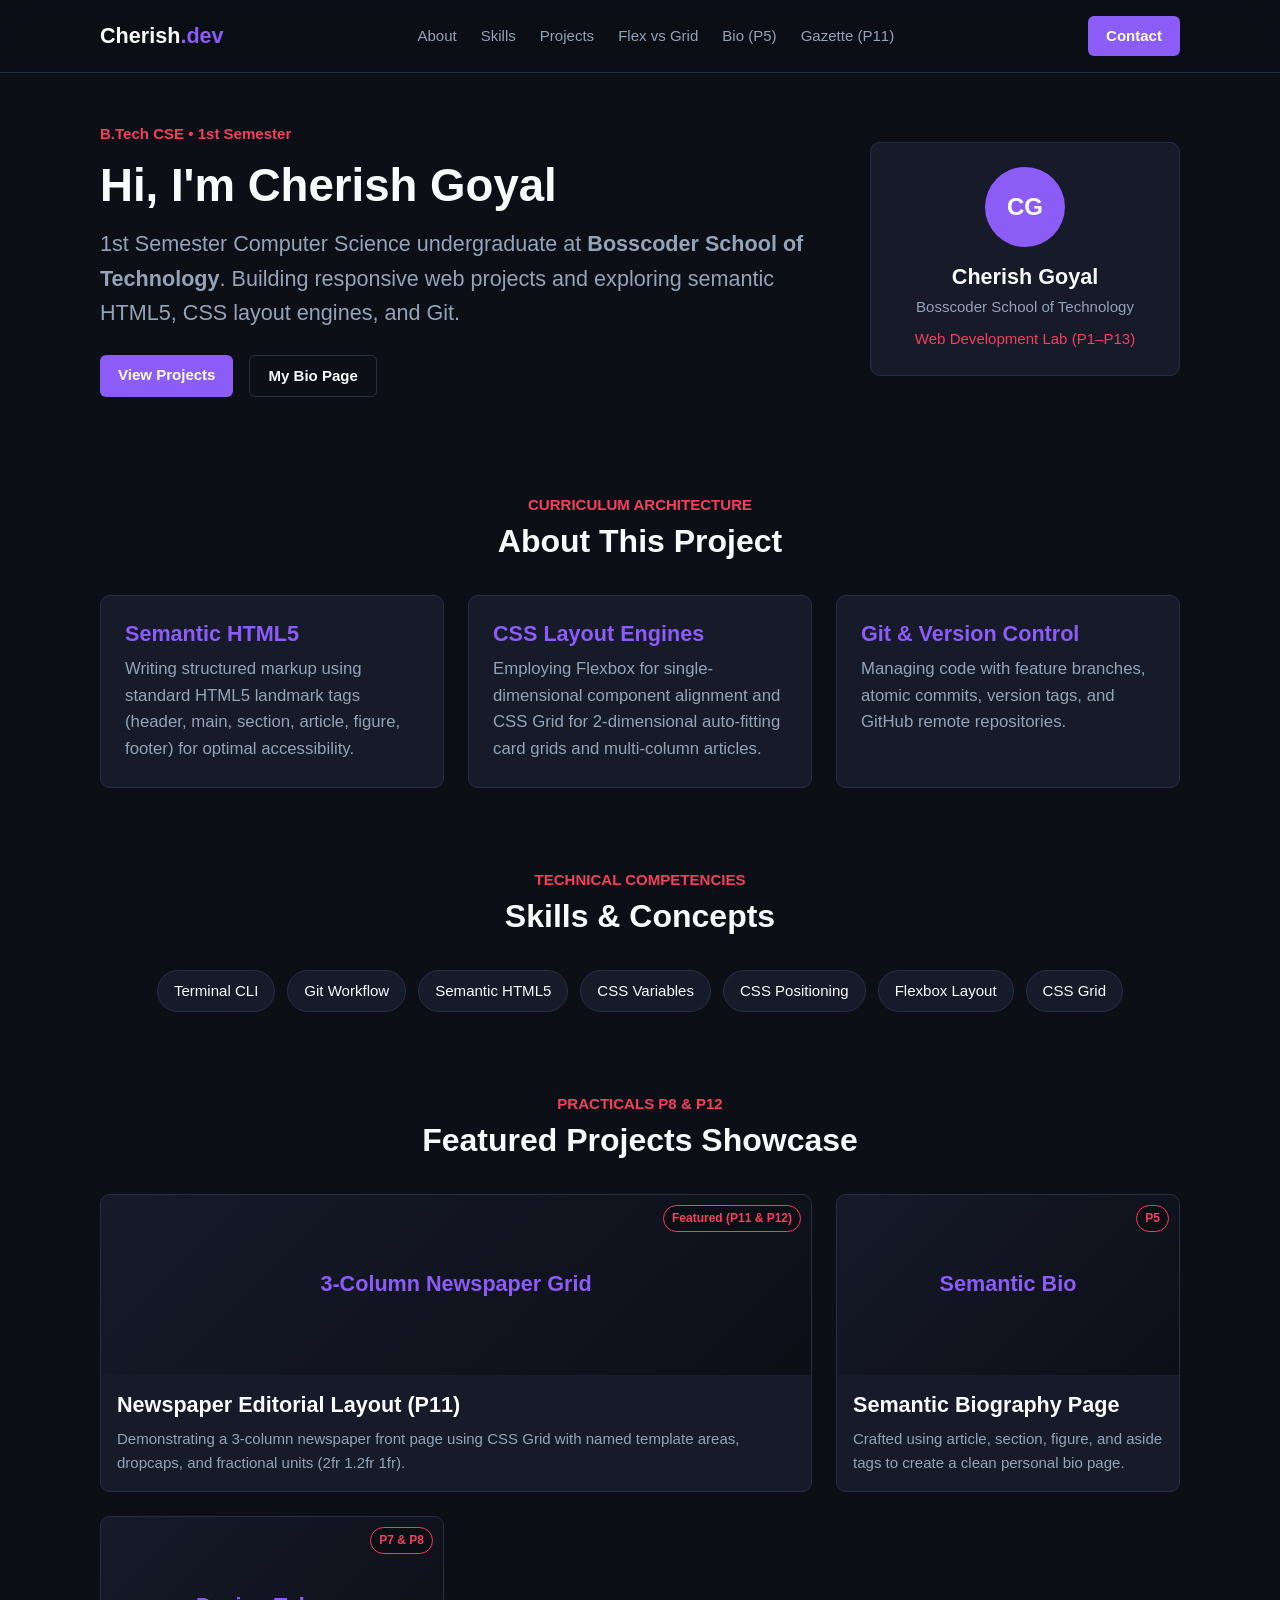
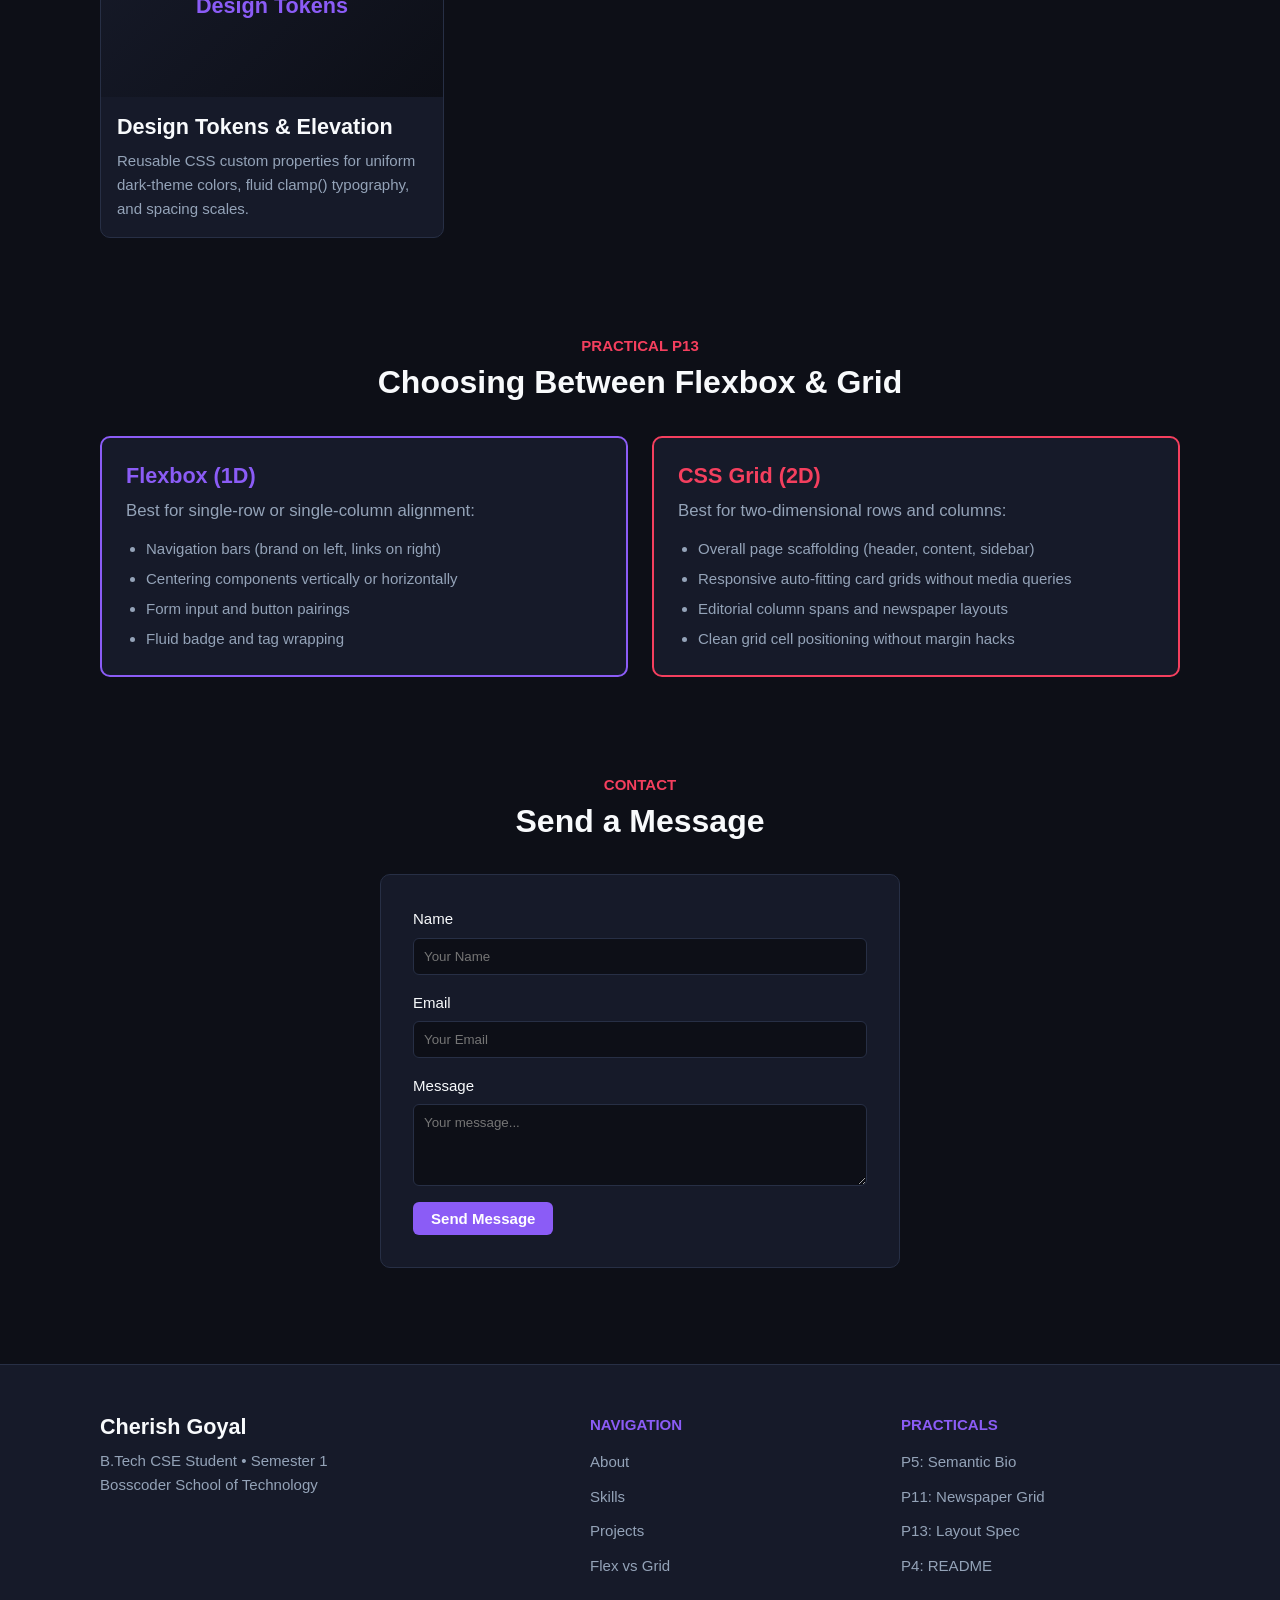
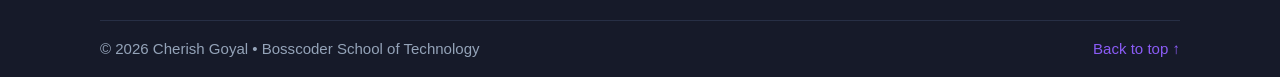
<file: index.html>
<!DOCTYPE html>
<html lang="en">
<head>
  <meta charset="UTF-8">
  <meta name="viewport" content="width=device-width, initial-scale=1.0">
  <title>Cherish Goyal | Web Dev Portfolio (P1–P13)</title>
  
  <link rel="stylesheet" href="styles/tokens.css">
  <link rel="stylesheet" href="styles/base.css">
  <link rel="stylesheet" href="styles/layout.css">
  <link rel="stylesheet" href="styles/grid.css">
  
  <style>
    .section-title-wrap {
      text-align: center;
      margin-bottom: var(--space-xl);
    }
    .section-title-wrap h2 {
      color: var(--text-main);
    }
    .section-title-wrap p {
      color: var(--accent);
      font-size: var(--font-sm);
      text-transform: uppercase;
      font-weight: 600;
      margin-bottom: 4px;
    }
    .form-wrapper {
      max-width: 520px;
      margin: 0 auto;
      background: var(--surface);
      border: 1px solid var(--border-color);
      border-radius: var(--radius-md);
      padding: var(--space-xl);
      display: flex;
      flex-direction: column;
      gap: var(--space-md);
    }
    .input-field-group {
      display: flex;
      flex-direction: column;
      gap: 6px;
    }
    .input-field-group label {
      font-size: var(--font-sm);
      font-weight: 500;
    }
    .custom-input {
      padding: 10px;
      background: var(--bg-dark);
      border: 1px solid var(--border-color);
      border-radius: var(--radius-sm);
      color: var(--text-main);
      font-family: inherit;
    }
    .custom-input:focus {
      outline: none;
      border-color: var(--primary);
    }
  </style>
</head>
<body>

  <!-- P8 & P9 & P10: Sticky Header with Flexbox Navigation -->
  <header class="site-header">
    <div class="container navbar">
      <a href="index.html" class="brand-text">Cherish<span>.dev</span></a>
      
      <nav>
        <ul class="nav-links-wrap">
          <li><a href="#about">About</a></li>
          <li><a href="#skills">Skills</a></li>
          <li><a href="#projects">Projects</a></li>
          <li><a href="#compare">Flex vs Grid</a></li>
          <li><a href="bio.html">Bio (P5)</a></li>
          <li><a href="newspaper.html">Gazette (P11)</a></li>
        </ul>
      </nav>

      <a href="#contact" class="btn">Contact</a>
    </div>
  </header>

  <main class="container">

    <!-- Hero Section (P6, P9) -->
    <section class="hero-block" id="hero">
      <div class="hero-text">
        <span style="color: var(--accent); font-weight: 600; font-size: var(--font-sm);">B.Tech CSE • 1st Semester</span>
        <h1 style="margin: var(--space-xs) 0 var(--space-sm);">Hi, I'm Cherish Goyal</h1>
        <p style="font-size: var(--font-lg); margin-bottom: var(--space-lg);">
          1st Semester Computer Science undergraduate at <strong>Bosscoder School of Technology</strong>. Building responsive web projects and exploring semantic HTML5, CSS layout engines, and Git.
        </p>
        <div style="display: flex; gap: var(--space-md);">
          <a href="#projects" class="btn">View Projects</a>
          <a href="bio.html" class="btn" style="background: transparent; border: 1px solid var(--border-color); color: var(--text-main);">My Bio Page</a>
        </div>
      </div>

      <div class="hero-card-side">
        <div style="width: 80px; height: 80px; border-radius: var(--radius-pill); background: var(--primary); margin: 0 auto var(--space-md); display: flex; align-items: center; justify-content: center; font-size: 1.5rem; font-weight: bold; color: white;">CG</div>
        <h3>Cherish Goyal</h3>
        <p style="font-size: var(--font-sm); margin-top: 4px;">Bosscoder School of Technology</p>
        <p style="font-size: var(--font-sm); color: var(--accent); margin-top: var(--space-xs);">Web Development Lab (P1–P13)</p>
      </div>
    </section>

    <!-- About Section (P6) -->
    <section id="about" style="padding: var(--space-2xl) 0;">
      <div class="section-title-wrap">
        <p>Curriculum Architecture</p>
        <h2>About This Project</h2>
      </div>
      <div style="display: grid; grid-template-columns: repeat(auto-fit, minmax(280px, 1fr)); gap: var(--space-lg);">
        <div style="background: var(--surface); padding: var(--space-lg); border-radius: var(--radius-md); border: 1px solid var(--border-color);">
          <h3 style="color: var(--primary); margin-bottom: var(--space-xs);">Semantic HTML5</h3>
          <p>Writing structured markup using standard HTML5 landmark tags (header, main, section, article, figure, footer) for optimal accessibility.</p>
        </div>
        <div style="background: var(--surface); padding: var(--space-lg); border-radius: var(--radius-md); border: 1px solid var(--border-color);">
          <h3 style="color: var(--primary); margin-bottom: var(--space-xs);">CSS Layout Engines</h3>
          <p>Employing Flexbox for single-dimensional component alignment and CSS Grid for 2-dimensional auto-fitting card grids and multi-column articles.</p>
        </div>
        <div style="background: var(--surface); padding: var(--space-lg); border-radius: var(--radius-md); border: 1px solid var(--border-color);">
          <h3 style="color: var(--primary); margin-bottom: var(--space-xs);">Git &amp; Version Control</h3>
          <p>Managing code with feature branches, atomic commits, version tags, and GitHub remote repositories.</p>
        </div>
      </div>
    </section>

    <!-- Skills Section -->
    <section id="skills" style="padding: var(--space-xl) 0;">
      <div class="section-title-wrap">
        <p>Technical Competencies</p>
        <h2>Skills &amp; Concepts</h2>
      </div>
      <div style="display: flex; flex-wrap: wrap; gap: var(--space-sm); justify-content: center;">
        <span style="background: var(--surface); border: 1px solid var(--border-color); padding: 8px 16px; border-radius: var(--radius-pill); font-size: var(--font-sm);">Terminal CLI</span>
        <span style="background: var(--surface); border: 1px solid var(--border-color); padding: 8px 16px; border-radius: var(--radius-pill); font-size: var(--font-sm);">Git Workflow</span>
        <span style="background: var(--surface); border: 1px solid var(--border-color); padding: 8px 16px; border-radius: var(--radius-pill); font-size: var(--font-sm);">Semantic HTML5</span>
        <span style="background: var(--surface); border: 1px solid var(--border-color); padding: 8px 16px; border-radius: var(--radius-pill); font-size: var(--font-sm);">CSS Variables</span>
        <span style="background: var(--surface); border: 1px solid var(--border-color); padding: 8px 16px; border-radius: var(--radius-pill); font-size: var(--font-sm);">CSS Positioning</span>
        <span style="background: var(--surface); border: 1px solid var(--border-color); padding: 8px 16px; border-radius: var(--radius-pill); font-size: var(--font-sm);">Flexbox Layout</span>
        <span style="background: var(--surface); border: 1px solid var(--border-color); padding: 8px 16px; border-radius: var(--radius-pill); font-size: var(--font-sm);">CSS Grid</span>
      </div>
    </section>

    <!-- Projects Grid Section (P8, P12) -->
    <section id="projects" style="padding: var(--space-2xl) 0;">
      <div class="section-title-wrap">
        <p>Practicals P8 &amp; P12</p>
        <h2>Featured Projects Showcase</h2>
      </div>

      <div class="projects-layout-grid">
        
        <!-- Featured Card: Spans 2 columns -->
        <article class="portfolio-card span-2">
          <div class="card-media">
            <span class="pill-badge">Featured (P11 &amp; P12)</span>
            3-Column Newspaper Grid
            <div class="card-hover-box">
              <h4 style="color: white;">Newspaper Grid Layout</h4>
              <p style="color: var(--text-muted); font-size: var(--font-sm);">Built with grid-template-areas</p>
              <a href="newspaper.html" class="btn">View Live Demo</a>
            </div>
          </div>
          <div class="card-content-area">
            <h3>Newspaper Editorial Layout (P11)</h3>
            <p style="margin-top: var(--space-xs); font-size: var(--font-sm);">
              Demonstrating a 3-column newspaper front page using CSS Grid with named template areas, dropcaps, and fractional units (2fr 1.2fr 1fr).
            </p>
          </div>
        </article>

        <!-- Card 2 -->
        <article class="portfolio-card">
          <div class="card-media">
            <span class="pill-badge">P5</span>
            Semantic Bio
            <div class="card-hover-box">
              <h4 style="color: white;">Bio Page</h4>
              <p style="color: var(--text-muted); font-size: var(--font-sm);">Accessible semantic structure</p>
              <a href="bio.html" class="btn">View Bio Page</a>
            </div>
          </div>
          <div class="card-content-area">
            <h3>Semantic Biography Page</h3>
            <p style="margin-top: var(--space-xs); font-size: var(--font-sm);">
              Crafted using article, section, figure, and aside tags to create a clean personal bio page.
            </p>
          </div>
        </article>

        <!-- Card 3 -->
        <article class="portfolio-card">
          <div class="card-media">
            <span class="pill-badge">P7 &amp; P8</span>
            Design Tokens
            <div class="card-hover-box">
              <h4 style="color: white;">CSS Tokens</h4>
              <p style="color: var(--text-muted); font-size: var(--font-sm);">Colors and fluid typography</p>
              <a href="styles/tokens.css" class="btn">Inspect CSS</a>
            </div>
          </div>
          <div class="card-content-area">
            <h3>Design Tokens &amp; Elevation</h3>
            <p style="margin-top: var(--space-xs); font-size: var(--font-sm);">
              Reusable CSS custom properties for uniform dark-theme colors, fluid clamp() typography, and spacing scales.
            </p>
          </div>
        </article>

      </div>
    </section>

    <!-- Layout Comparison Section (P13) -->
    <section id="compare" style="padding: var(--space-2xl) 0;">
      <div class="section-title-wrap">
        <p>Practical P13</p>
        <h2>Choosing Between Flexbox &amp; Grid</h2>
      </div>

      <div style="display: grid; grid-template-columns: repeat(auto-fit, minmax(300px, 1fr)); gap: var(--space-lg);">
        <div style="background: var(--surface); border: 2px solid var(--primary); border-radius: var(--radius-md); padding: var(--space-lg);">
          <h3 style="color: var(--primary);">Flexbox (1D)</h3>
          <p style="margin: var(--space-xs) 0 var(--space-sm);">Best for single-row or single-column alignment:</p>
          <ul style="padding-left: 20px; font-size: var(--font-sm); color: var(--text-muted); display: flex; flex-direction: column; gap: 6px;">
            <li>Navigation bars (brand on left, links on right)</li>
            <li>Centering components vertically or horizontally</li>
            <li>Form input and button pairings</li>
            <li>Fluid badge and tag wrapping</li>
          </ul>
        </div>

        <div style="background: var(--surface); border: 2px solid var(--accent); border-radius: var(--radius-md); padding: var(--space-lg);">
          <h3 style="color: var(--accent);">CSS Grid (2D)</h3>
          <p style="margin: var(--space-xs) 0 var(--space-sm);">Best for two-dimensional rows and columns:</p>
          <ul style="padding-left: 20px; font-size: var(--font-sm); color: var(--text-muted); display: flex; flex-direction: column; gap: 6px;">
            <li>Overall page scaffolding (header, content, sidebar)</li>
            <li>Responsive auto-fitting card grids without media queries</li>
            <li>Editorial column spans and newspaper layouts</li>
            <li>Clean grid cell positioning without margin hacks</li>
          </ul>
        </div>
      </div>
    </section>

    <!-- Contact Form Section -->
    <section id="contact" style="padding: var(--space-2xl) 0;">
      <div class="section-title-wrap">
        <p>Contact</p>
        <h2>Send a Message</h2>
      </div>

      <form class="form-wrapper" action="#" method="POST" onsubmit="event.preventDefault(); alert('Message sent!');">
        <div class="input-field-group">
          <label for="name">Name</label>
          <input type="text" id="name" name="name" class="custom-input" placeholder="Your Name" required>
        </div>
        <div class="input-field-group">
          <label for="email">Email</label>
          <input type="email" id="email" name="email" class="custom-input" placeholder="Your Email" required>
        </div>
        <div class="input-field-group">
          <label for="msg">Message</label>
          <textarea id="msg" name="msg" class="custom-input" rows="4" placeholder="Your message..." required></textarea>
        </div>
        <button type="submit" class="btn" style="align-self: flex-start;">Send Message</button>
      </form>
    </section>

  </main>

  <!-- P10: Multi-Column Flexbox Footer -->
  <footer class="site-footer">
    <div class="container">
      <div class="footer-columns">
        <div class="col-item" style="flex: 2 1 300px;">
          <h3 style="color: var(--text-main); margin-bottom: var(--space-xs);">Cherish Goyal</h3>
          <p style="font-size: var(--font-sm);">B.Tech CSE Student • Semester 1<br>Bosscoder School of Technology</p>
        </div>
        <div class="col-item">
          <h4>Navigation</h4>
          <ul>
            <li><a href="#about">About</a></li>
            <li><a href="#skills">Skills</a></li>
            <li><a href="#projects">Projects</a></li>
            <li><a href="#compare">Flex vs Grid</a></li>
          </ul>
        </div>
        <div class="col-item">
          <h4>Practicals</h4>
          <ul>
            <li><a href="bio.html">P5: Semantic Bio</a></li>
            <li><a href="newspaper.html">P11: Newspaper Grid</a></li>
            <li><a href="LAYOUT-COMPARISON.md">P13: Layout Spec</a></li>
            <li><a href="README.md">P4: README</a></li>
          </ul>
        </div>
      </div>
      <div class="footer-bar">
        <p>&copy; 2026 Cherish Goyal • Bosscoder School of Technology</p>
        <a href="#hero">Back to top ↑</a>
      </div>
    </div>
  </footer>

</body>
</html>
</file>
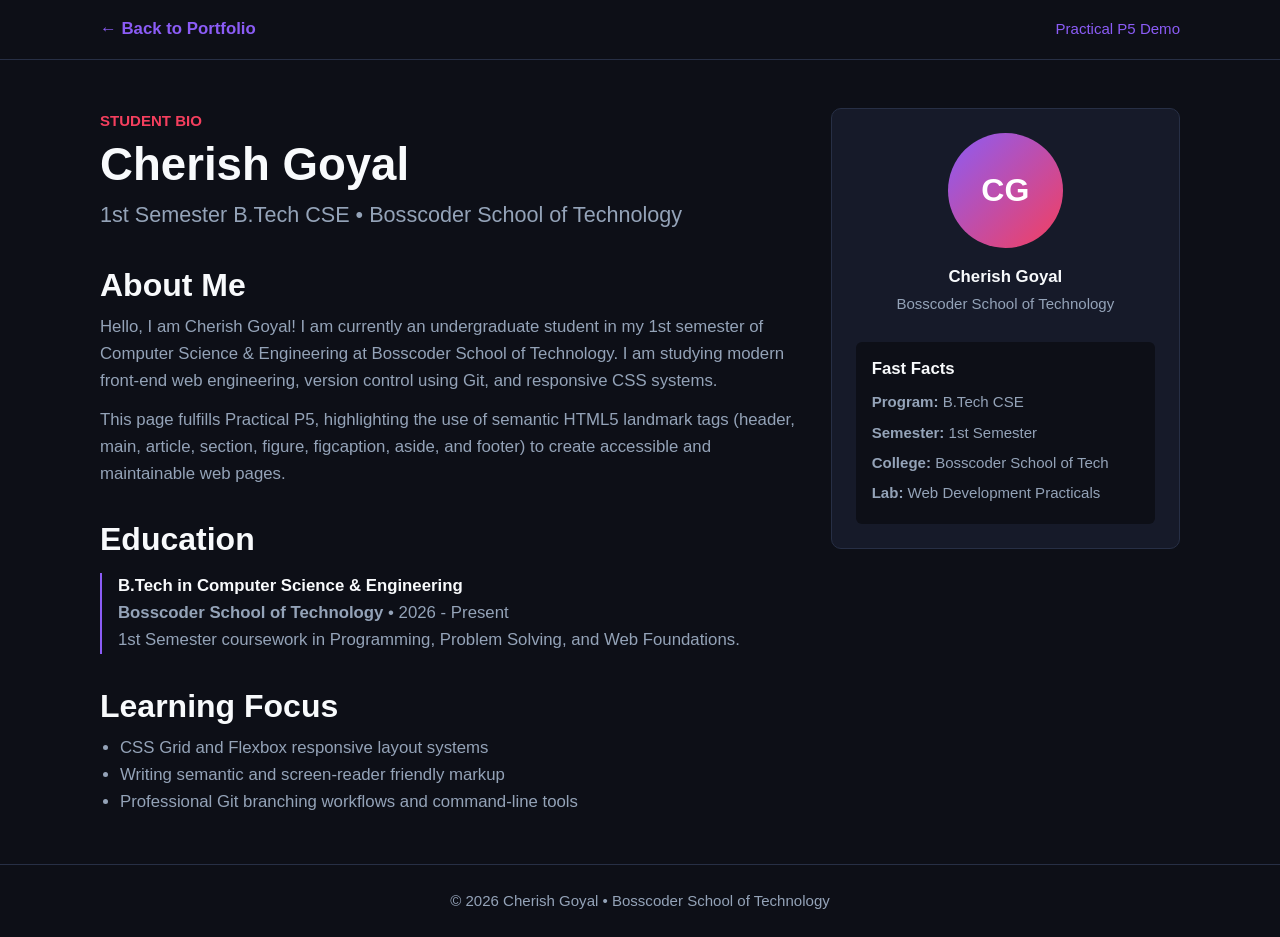
<file: bio.html>
<!DOCTYPE html>
<html lang="en">
<head>
  <meta charset="UTF-8">
  <meta name="viewport" content="width=device-width, initial-scale=1.0">
  <title>Cherish Goyal | Semantic Bio (P5)</title>
  <link rel="stylesheet" href="styles/tokens.css">
  <link rel="stylesheet" href="styles/base.css">
  <style>
    .bio-wrapper {
      display: grid;
      grid-template-columns: 2fr 1fr;
      gap: var(--space-xl);
      margin-top: var(--space-2xl);
    }
    .profile-sidebar {
      background: var(--surface);
      border: 1px solid var(--border-color);
      border-radius: var(--radius-md);
      padding: var(--space-lg);
      text-align: center;
    }
    .profile-initials {
      width: 115px;
      height: 115px;
      margin: 0 auto var(--space-md);
      border-radius: var(--radius-pill);
      background: linear-gradient(135deg, var(--primary), var(--accent));
      display: flex;
      align-items: center;
      justify-content: center;
      font-size: var(--font-xl);
      font-weight: bold;
      color: white;
    }
    .meta-box {
      background: var(--bg-dark);
      padding: var(--space-md);
      border-radius: var(--radius-sm);
      margin-top: var(--space-lg);
      text-align: left;
    }
    .meta-box ul {
      list-style-type: none;
      margin-top: var(--space-xs);
    }
    .meta-box li {
      padding: 3px 0;
      font-size: var(--font-sm);
      color: var(--text-muted);
    }
    .bio-header {
      padding: var(--space-md) 0;
      border-bottom: 1px solid var(--border-color);
    }
    .bio-footer {
      margin-top: var(--space-2xl);
      padding: var(--space-lg) 0;
      border-top: 1px solid var(--border-color);
      text-align: center;
      font-size: var(--font-sm);
      color: var(--text-muted);
    }
    @media (max-width: 768px) {
      .bio-wrapper {
        grid-template-columns: 1fr;
      }
    }
  </style>
</head>
<body>

  <!-- Semantic Header -->
  <header class="bio-header">
    <div class="container" style="display: flex; justify-content: space-between; align-items: center;">
      <a href="index.html" style="font-weight: bold;">← Back to Portfolio</a>
      <span style="color: var(--primary); font-size: var(--font-sm);">Practical P5 Demo</span>
    </div>
  </header>

  <!-- Semantic Main Landmark -->
  <main class="container">
    <div class="bio-wrapper">
      
      <!-- Article: Primary Narrative -->
      <article>
        <header>
          <span style="color: var(--accent); text-transform: uppercase; font-size: var(--font-sm); font-weight: bold;">Student Bio</span>
          <h1>Cherish Goyal</h1>
          <p style="font-size: var(--font-lg); margin-top: 4px;">1st Semester B.Tech CSE • Bosscoder School of Technology</p>
        </header>

        <section style="margin-top: var(--space-xl);">
          <h2>About Me</h2>
          <p style="margin-top: var(--space-xs);">
            Hello, I am Cherish Goyal! I am currently an undergraduate student in my 1st semester of Computer Science &amp; Engineering at Bosscoder School of Technology. I am studying modern front-end web engineering, version control using Git, and responsive CSS systems.
          </p>
          <p style="margin-top: var(--space-sm);">
            This page fulfills Practical P5, highlighting the use of semantic HTML5 landmark tags (header, main, article, section, figure, figcaption, aside, and footer) to create accessible and maintainable web pages.
          </p>
        </section>

        <!-- Education -->
        <section style="margin-top: var(--space-xl);">
          <h2>Education</h2>
          <div style="margin-top: var(--space-sm); border-left: 2px solid var(--primary); padding-left: var(--space-md);">
            <h4>B.Tech in Computer Science &amp; Engineering</h4>
            <p><strong>Bosscoder School of Technology</strong> • 2026 - Present</p>
            <p>1st Semester coursework in Programming, Problem Solving, and Web Foundations.</p>
          </div>
        </section>

        <!-- Technical Goals -->
        <section style="margin-top: var(--space-xl);">
          <h2>Learning Focus</h2>
          <ul style="margin-top: var(--space-xs); padding-left: 20px; color: var(--text-muted);">
            <li>CSS Grid and Flexbox responsive layout systems</li>
            <li>Writing semantic and screen-reader friendly markup</li>
            <li>Professional Git branching workflows and command-line tools</li>
          </ul>
        </section>
      </article>

      <!-- Aside: Info Card -->
      <aside>
        <div class="profile-sidebar">
          <figure>
            <div class="profile-initials">CG</div>
            <figcaption>
              <strong>Cherish Goyal</strong><br>
              <span style="font-size: var(--font-sm); color: var(--text-muted);">Bosscoder School of Technology</span>
            </figcaption>
          </figure>

          <div class="meta-box">
            <h3 style="font-size: var(--font-base); color: var(--text-main);">Fast Facts</h3>
            <ul>
              <li><strong>Program:</strong> B.Tech CSE</li>
              <li><strong>Semester:</strong> 1st Semester</li>
              <li><strong>College:</strong> Bosscoder School of Tech</li>
              <li><strong>Lab:</strong> Web Development Practicals</li>
            </ul>
          </div>
        </div>
      </aside>

    </div>
  </main>

  <footer class="bio-footer">
    <div class="container">
      <p>&copy; 2026 Cherish Goyal • Bosscoder School of Technology</p>
    </div>
  </footer>

</body>
</html>
</file>
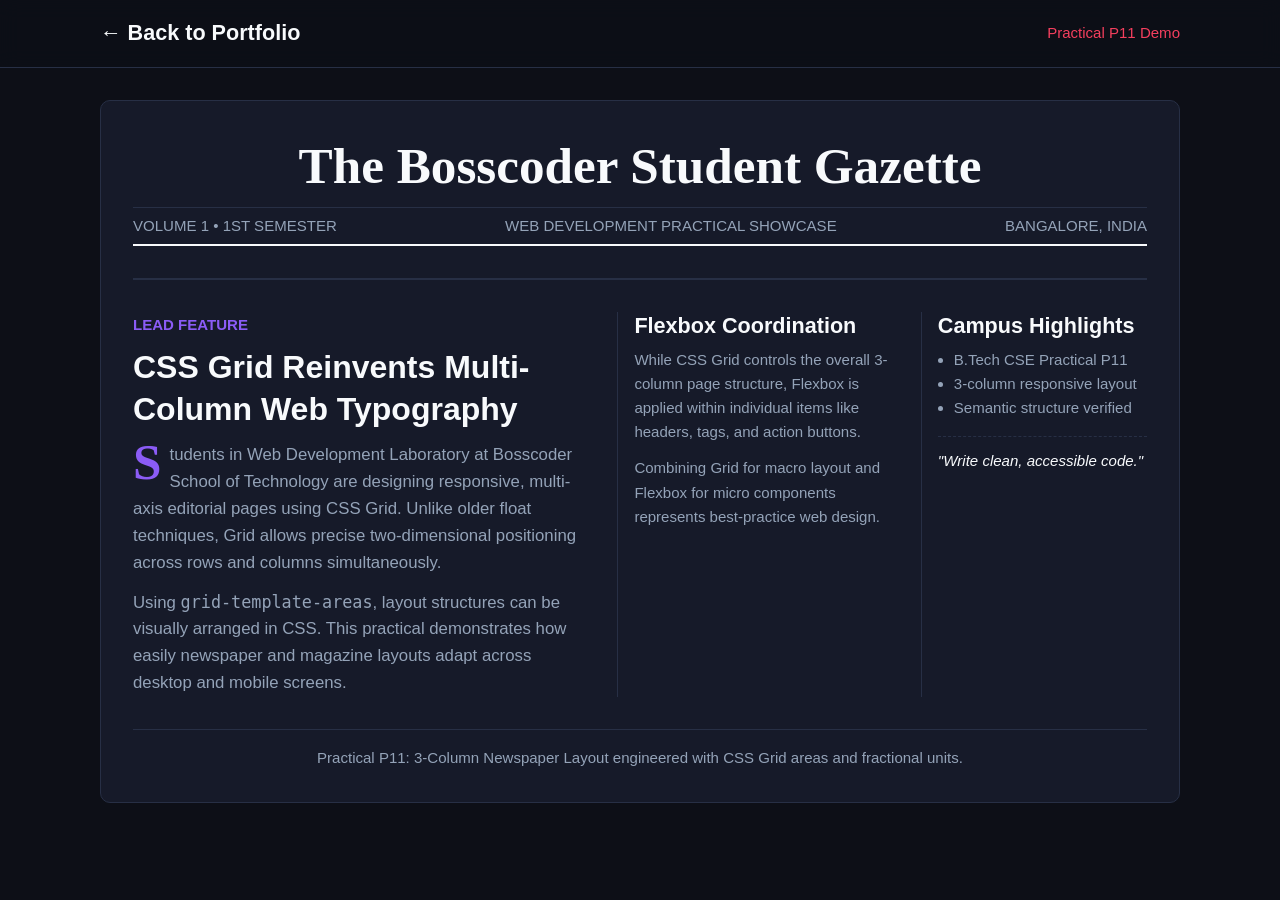
<file: newspaper.html>
<!DOCTYPE html>
<html lang="en">
<head>
  <meta charset="UTF-8">
  <meta name="viewport" content="width=device-width, initial-scale=1.0">
  <title>The Tech Chronicle | CSS Grid 3-Column (P11)</title>
  <link rel="stylesheet" href="styles/tokens.css">
  <link rel="stylesheet" href="styles/base.css">
  <link rel="stylesheet" href="styles/layout.css">
  <link rel="stylesheet" href="styles/grid.css">
  <style>
    .masthead-title {
      font-family: var(--font-serif);
      font-size: clamp(2.2rem, 4vw, 3.6rem);
      margin-bottom: var(--space-xs);
    }
    .edition-bar {
      display: flex;
      justify-content: space-between;
      border-top: 1px solid var(--border-color);
      border-bottom: 2px solid var(--text-main);
      padding: 6px 0;
      font-size: var(--font-sm);
      color: var(--text-muted);
      margin-bottom: var(--space-md);
      text-transform: uppercase;
    }
    .first-dropcap::first-letter {
      font-family: var(--font-serif);
      float: left;
      font-size: 3.2rem;
      line-height: 0.8;
      padding-right: 8px;
      color: var(--primary);
      font-weight: bold;
    }
  </style>
</head>
<body>

  <header class="site-header">
    <div class="container navbar">
      <a href="index.html" class="brand-text">← Back to Portfolio</a>
      <span style="color: var(--accent); font-size: var(--font-sm);">Practical P11 Demo</span>
    </div>
  </header>

  <main class="container">
    
    <!-- 3-Column Newspaper CSS Grid -->
    <div class="newspaper-editorial-grid">
      
      <!-- Masthead -->
      <div class="masthead-wrapper">
        <h1 class="masthead-title">The Bosscoder Student Gazette</h1>
        <div class="edition-bar">
          <span>Volume 1 • 1st Semester</span>
          <span>Web Development Practical Showcase</span>
          <span>Bangalore, India</span>
        </div>
      </div>

      <!-- Lead Column (2fr) -->
      <section class="story-lead">
        <article>
          <span style="color: var(--primary); font-weight: 600; font-size: var(--font-sm); text-transform: uppercase;">Lead Feature</span>
          <h2 style="margin: var(--space-xs) 0 var(--space-sm);">CSS Grid Reinvents Multi-Column Web Typography</h2>
          <p class="first-dropcap">
            Students in Web Development Laboratory at Bosscoder School of Technology are designing responsive, multi-axis editorial pages using CSS Grid. Unlike older float techniques, Grid allows precise two-dimensional positioning across rows and columns simultaneously.
          </p>
          <p style="margin-top: var(--space-sm);">
            Using <code>grid-template-areas</code>, layout structures can be visually arranged in CSS. This practical demonstrates how easily newspaper and magazine layouts adapt across desktop and mobile screens.
          </p>
        </article>
      </section>

      <!-- Second Column (1.2fr) -->
      <section class="story-secondary">
        <article>
          <h3>Flexbox Coordination</h3>
          <p style="margin-top: var(--space-xs); font-size: var(--font-sm);">
            While CSS Grid controls the overall 3-column page structure, Flexbox is applied within individual items like headers, tags, and action buttons.
          </p>
          <p style="margin-top: var(--space-sm); font-size: var(--font-sm);">
            Combining Grid for macro layout and Flexbox for micro components represents best-practice web design.
          </p>
        </article>
      </section>

      <!-- Third Column (1fr) -->
      <aside class="story-tertiary">
        <h3>Campus Highlights</h3>
        <ul style="margin-top: var(--space-xs); padding-left: 16px; font-size: var(--font-sm); color: var(--text-muted);">
          <li>B.Tech CSE Practical P11</li>
          <li>3-column responsive layout</li>
          <li>Semantic structure verified</li>
        </ul>
        <div style="margin-top: var(--space-md); padding-top: var(--space-sm); border-top: 1px dashed var(--border-color); font-size: var(--font-sm); font-style: italic;">
          "Write clean, accessible code."
        </div>
      </aside>

      <!-- Grid Footer -->
      <div class="newspaper-footer-block">
        Practical P11: 3-Column Newspaper Layout engineered with CSS Grid areas and fractional units.
      </div>

    </div>

  </main>

</body>
</html>
</file>
<file: styles/tokens.css>
/* Practical P7: Design Tokens & Typography Scale */

:root {
  /* Color Palette - Violet & Rose Theme */
  --primary: #8b5cf6;
  --primary-hover: #7c3aed;
  --accent: #f43f5e;
  --accent-soft: rgba(244, 63, 94, 0.15);
  --bg-dark: #0d0f17;
  --surface: #161a29;
  --surface-hover: #21263c;
  --text-main: #f8fafc;
  --text-muted: #94a3b8;
  --border-color: #272f45;

  /* Typography */
  --font-main: -apple-system, BlinkMacSystemFont, "Segoe UI", Roboto, sans-serif;
  --font-serif: "Georgia", serif;

  /* Fluid Font Sizes */
  --font-sm: clamp(0.85rem, 0.82rem + 0.15vw, 0.95rem);
  --font-base: clamp(1rem, 0.96rem + 0.2vw, 1.05rem);
  --font-lg: clamp(1.2rem, 1.12rem + 0.4vw, 1.35rem);
  --font-xl: clamp(1.55rem, 1.4rem + 0.75vw, 2.1rem);
  --font-hero: clamp(2.1rem, 1.85rem + 1.25vw, 2.9rem);

  /* Spacing */
  --space-xs: 0.5rem;
  --space-sm: 0.75rem;
  --space-md: 1rem;
  --space-lg: 1.5rem;
  --space-xl: 2rem;
  --space-2xl: 3rem;

  /* Radii & Shadows */
  --radius-sm: 6px;
  --radius-md: 10px;
  --radius-pill: 999px;
  --shadow: 0 4px 16px rgba(0, 0, 0, 0.4);
}
</file>
<file: styles/base.css>
/* CSS Resets and Base Styles */

*, *::before, *::after {
  box-sizing: border-box;
  margin: 0;
  padding: 0;
}

body {
  font-family: var(--font-main);
  font-size: var(--font-base);
  color: var(--text-main);
  background-color: var(--bg-dark);
  line-height: 1.6;
}

a {
  color: var(--primary);
  text-decoration: none;
}

a:hover {
  color: var(--accent);
  text-decoration: underline;
}

.container {
  width: 90%;
  max-width: 1080px;
  margin: 0 auto;
}

h1, h2, h3 {
  line-height: 1.3;
}

h1 { font-size: var(--font-hero); }
h2 { font-size: var(--font-xl); }
h3 { font-size: var(--font-lg); }

p {
  color: var(--text-muted);
}
</file>
<file: styles/layout.css>
/* Practical P8, P9, P10: CSS Positioning and Flexbox */

/* --- Sticky Navigation (P8 & P9) --- */
.site-header {
  position: sticky;
  top: 0;
  z-index: 100;
  background-color: rgba(13, 15, 23, 0.92);
  backdrop-filter: blur(10px);
  border-bottom: 1px solid var(--border-color);
}

.navbar {
  display: flex;
  justify-content: space-between;
  align-items: center;
  padding: var(--space-md) 0;
}

.brand-text {
  font-weight: 700;
  font-size: var(--font-lg);
  color: var(--text-main);
  text-decoration: none;
}

.brand-text span {
  color: var(--primary);
}

.nav-links-wrap {
  display: flex;
  gap: var(--space-lg);
  list-style: none;
}

.nav-links-wrap a {
  color: var(--text-muted);
  font-size: var(--font-sm);
  transition: color 0.2s ease;
}

.nav-links-wrap a:hover {
  color: var(--primary);
  text-decoration: none;
}

/* Button style */
.btn {
  display: inline-block;
  padding: 8px 18px;
  border-radius: var(--radius-sm);
  background-color: var(--primary);
  color: white;
  font-size: var(--font-sm);
  font-weight: 600;
  border: none;
  cursor: pointer;
  text-decoration: none;
  transition: background-color 0.2s ease;
}

.btn:hover {
  background-color: var(--primary-hover);
  text-decoration: none;
}

/* --- Hero Section (Flexbox) --- */
.hero-block {
  padding: var(--space-2xl) 0;
  display: flex;
  align-items: center;
  justify-content: space-between;
  gap: var(--space-xl);
}

.hero-text {
  flex: 1;
}

.hero-card-side {
  flex: 0 0 310px;
  background: var(--surface);
  border: 1px solid var(--border-color);
  border-radius: var(--radius-md);
  padding: var(--space-lg);
  text-align: center;
}

/* --- Card Overlay with CSS Positioning (P8) --- */
.portfolio-card {
  position: relative; /* relative anchor */
  background: var(--surface);
  border: 1px solid var(--border-color);
  border-radius: var(--radius-md);
  overflow: hidden;
  display: flex;
  flex-direction: column;
  transition: transform 0.2s ease;
}

.portfolio-card:hover {
  transform: translateY(-4px);
}

.card-media {
  position: relative;
  height: 180px;
  background: linear-gradient(135deg, #161a29, #0d0f17);
  display: flex;
  align-items: center;
  justify-content: center;
  font-weight: 600;
  font-size: var(--font-lg);
  color: var(--primary);
}

/* Absolute Floating Badge */
.pill-badge {
  position: absolute;
  top: 10px;
  right: 10px;
  background: var(--bg-dark);
  color: var(--accent);
  border: 1px solid var(--accent);
  padding: 3px 8px;
  border-radius: var(--radius-pill);
  font-size: 0.75rem;
}

/* Absolute Card Overlay on Hover */
.card-hover-box {
  position: absolute;
  inset: 0;
  background: rgba(13, 15, 23, 0.94);
  display: flex;
  flex-direction: column;
  align-items: center;
  justify-content: center;
  gap: var(--space-sm);
  opacity: 0;
  transition: opacity 0.25s ease;
}

.portfolio-card:hover .card-hover-box {
  opacity: 1;
}

.card-content-area {
  padding: var(--space-md);
  flex-grow: 1;
}

/* --- Multi-Column Flexbox Footer (P10) --- */
.site-footer {
  margin-top: var(--space-2xl);
  border-top: 1px solid var(--border-color);
  background: var(--surface);
  padding: var(--space-2xl) 0 var(--space-md);
}

.footer-columns {
  display: flex;
  flex-wrap: wrap;
  justify-content: space-between;
  gap: var(--space-xl);
  padding-bottom: var(--space-xl);
  border-bottom: 1px solid var(--border-color);
}

.col-item {
  flex: 1 1 200px;
}

.col-item h4 {
  font-size: var(--font-sm);
  text-transform: uppercase;
  margin-bottom: var(--space-sm);
  color: var(--primary);
}

.col-item ul {
  list-style: none;
}

.col-item li {
  margin-bottom: var(--space-xs);
}

.col-item a {
  color: var(--text-muted);
  font-size: var(--font-sm);
}

.footer-bar {
  display: flex;
  justify-content: space-between;
  padding-top: var(--space-md);
  font-size: var(--font-sm);
  color: var(--text-muted);
}

@media (max-width: 768px) {
  .hero-block {
    flex-direction: column;
    text-align: center;
  }
  .navbar {
    flex-direction: column;
    gap: var(--space-sm);
  }
  .nav-links-wrap {
    gap: var(--space-md);
  }
}
</file>
<file: styles/grid.css>
/* Practical P11 & P12: CSS Grid Layouts */

/* --- Advanced Projects Grid (P12) --- */
.projects-layout-grid {
  display: grid;
  grid-template-columns: repeat(auto-fit, minmax(280px, 1fr));
  gap: var(--space-lg);
  margin-top: var(--space-lg);
}

/* Featured card spanning 2 columns */
@media (min-width: 850px) {
  .portfolio-card.span-2 {
    grid-column: span 2;
  }
}

/* --- Newspaper 3-Column Editorial Grid (P11) --- */
.newspaper-editorial-grid {
  display: grid;
  grid-template-columns: 2fr 1.2fr 1fr;
  grid-template-areas:
    "top-masthead top-masthead top-masthead"
    "primary-story col-center col-right"
    "footer-bar   footer-bar   footer-bar";
  gap: var(--space-xl);
  margin: var(--space-xl) 0;
  background: var(--surface);
  border: 1px solid var(--border-color);
  padding: var(--space-xl);
  border-radius: var(--radius-md);
}

.masthead-wrapper {
  grid-area: top-masthead;
  border-bottom: 2px solid var(--border-color);
  padding-bottom: var(--space-md);
  text-align: center;
}

.story-lead {
  grid-area: primary-story;
}

.story-secondary {
  grid-area: col-center;
  border-left: 1px solid var(--border-color);
  padding-left: var(--space-md);
}

.story-tertiary {
  grid-area: col-right;
  border-left: 1px solid var(--border-color);
  padding-left: var(--space-md);
}

.newspaper-footer-block {
  grid-area: footer-bar;
  border-top: 1px solid var(--border-color);
  padding-top: var(--space-md);
  text-align: center;
  font-size: var(--font-sm);
  color: var(--text-muted);
}

@media (max-width: 800px) {
  .newspaper-editorial-grid {
    grid-template-columns: 1fr;
    grid-template-areas:
      "top-masthead"
      "primary-story"
      "col-center"
      "col-right"
      "footer-bar";
  }
  .story-secondary, .story-tertiary {
    border-left: none;
    padding-left: 0;
  }
}
</file>
